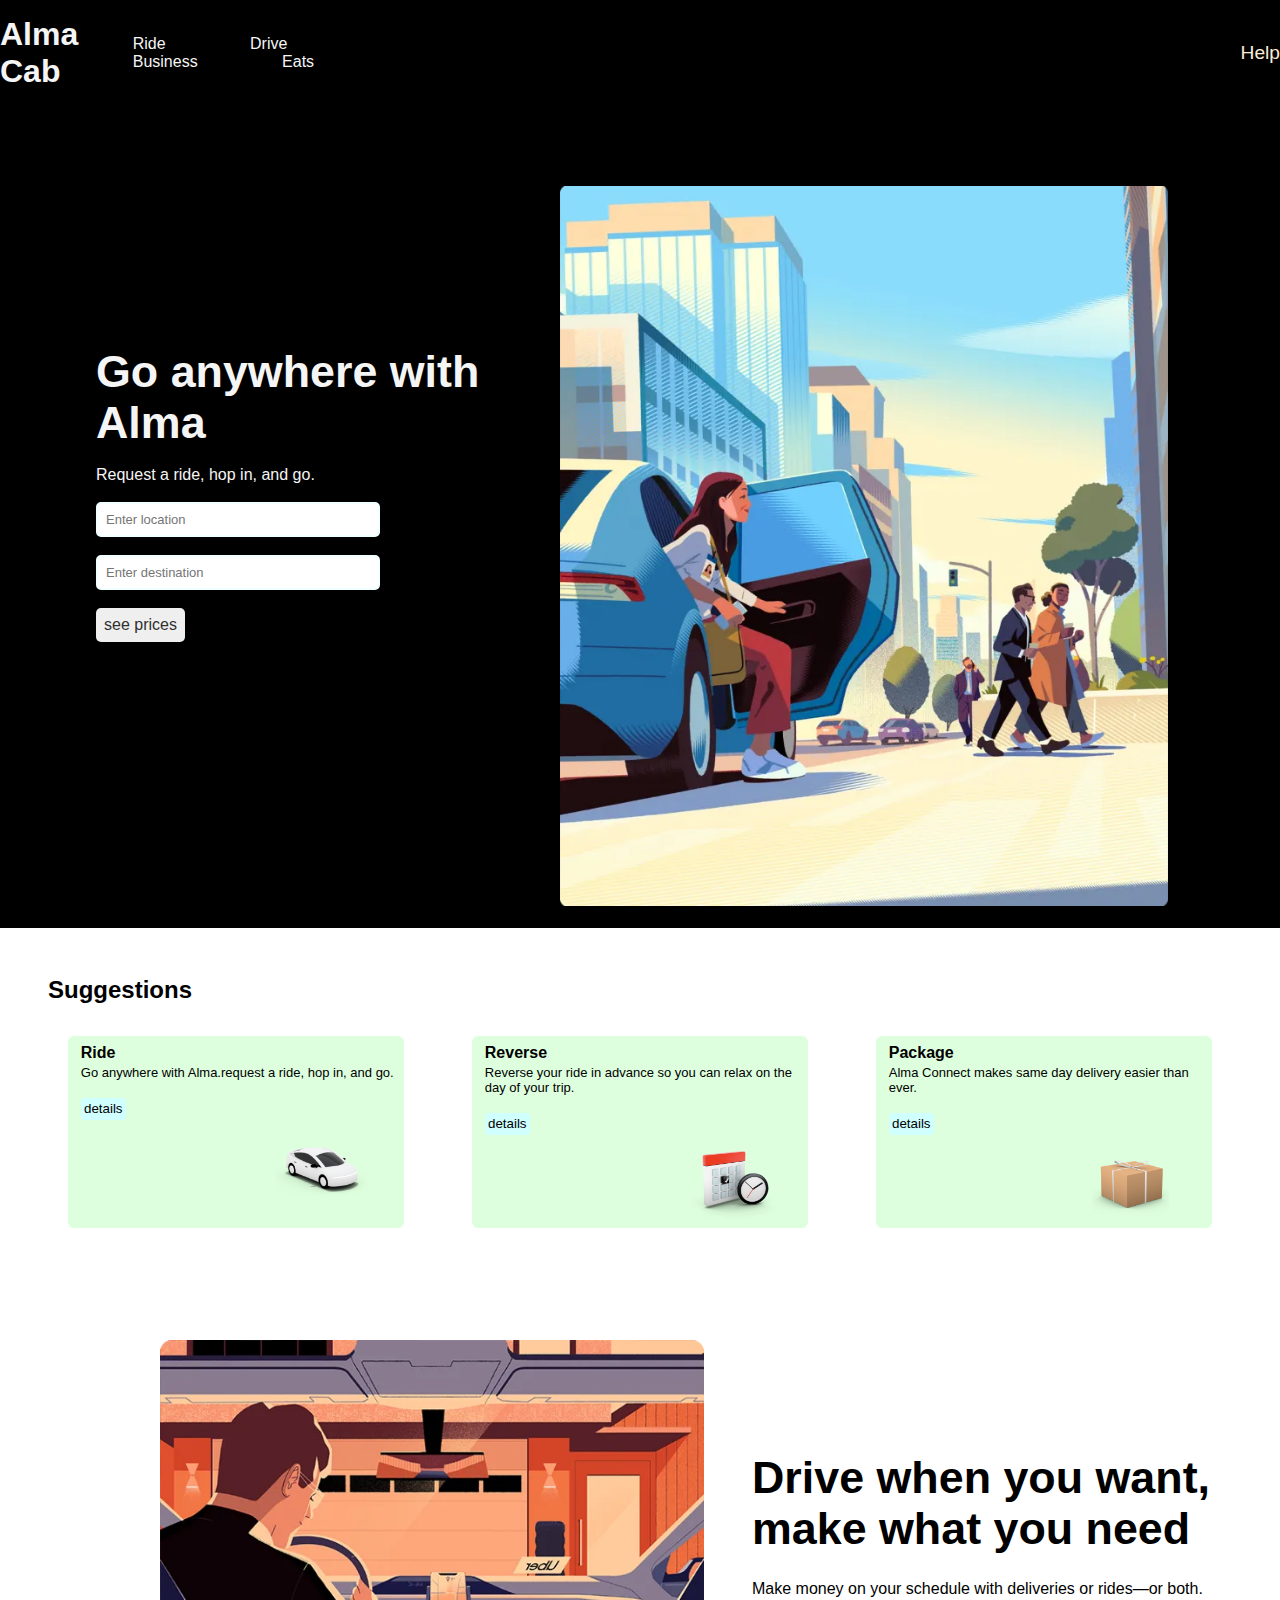
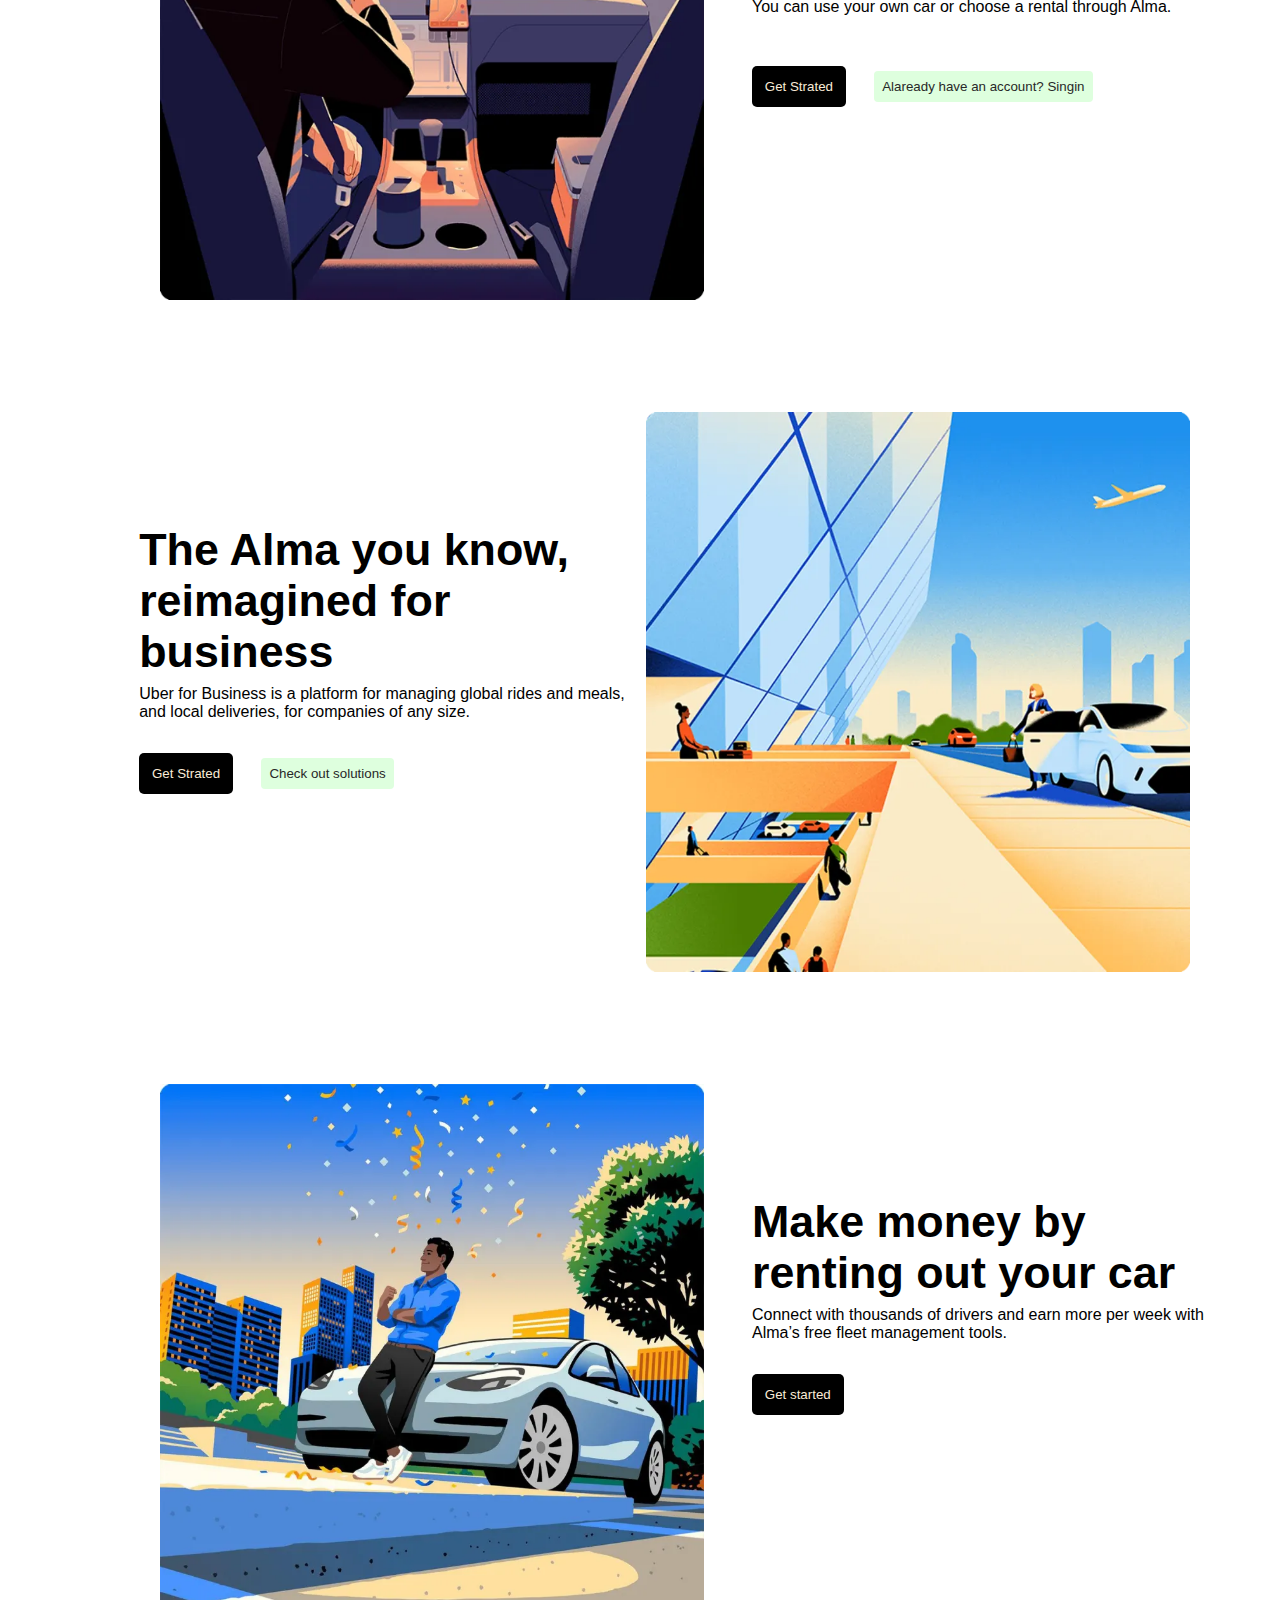
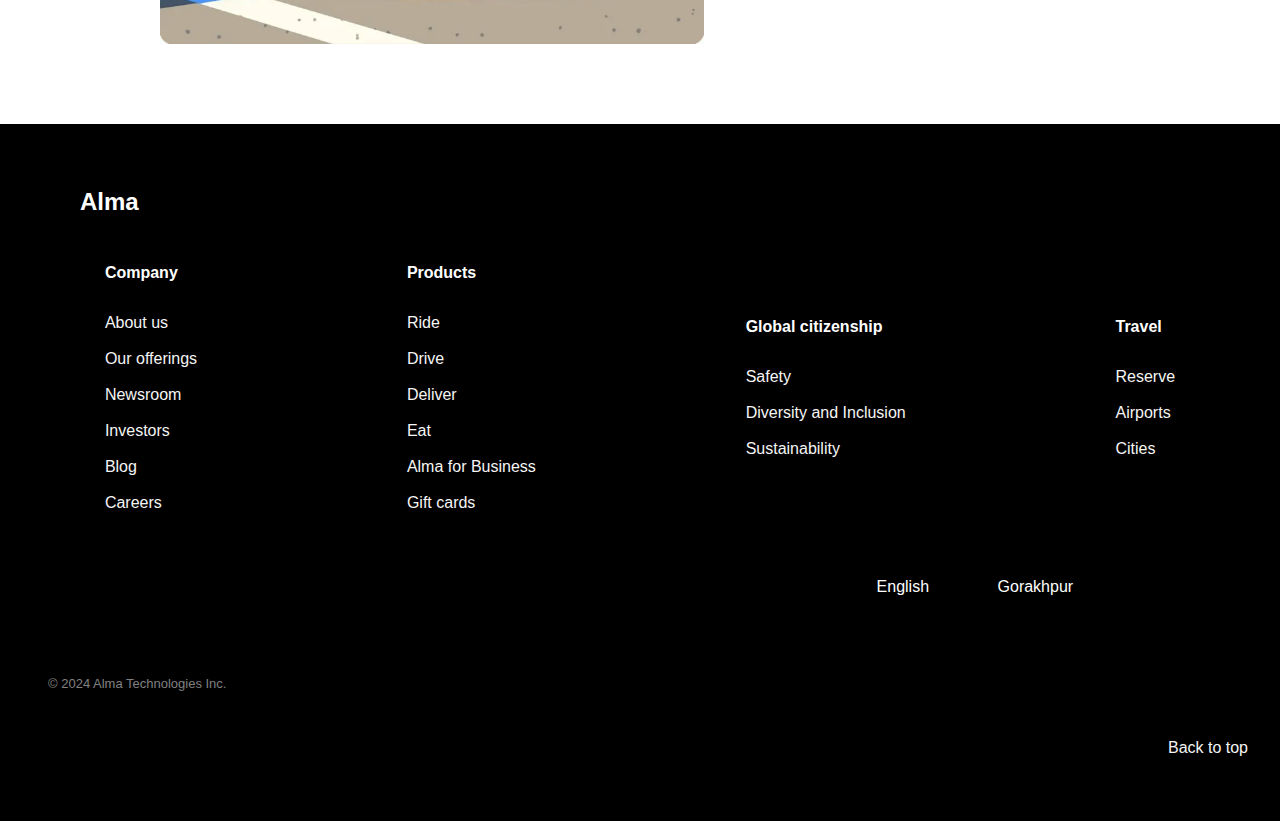
<file: index.html>
<!DOCTYPE html>
<html lang="en">
<head>
    <meta charset="UTF-8">
    <meta name="viewport" content="width=device-width, initial-scale=1.0">
    <title>Alma Cab</title>
    <link rel ="stylesheet" href="style.css">
    <link rel="stylesheet" href="https://cdnjs.cloudflare.com/ajax/libs/font-awesome/6.6.0/css/all.min.css" integrity="sha512-Kc323vGBEqzTmouAECnVceyQqyqdsSiqLQISBL29aUW4U/M7pSPA/gEUZQqv1cwx4OnYxTxve5UMg5GT6L4JJg==" crossorigin="anonymous" referrerpolicy="no-referrer" />
</head>
<body>
    <div class="complete">
    <header>
        <div class="navbar">
        <div class="heading">    
            <h1>Alma Cab</h1>
        </div>
        <div class="nav">
            <div class="main">
               <a href="ride.html">Ride</a>
               <a href="drive.html">Drive</a>
               <a href="business.html">Business</a> 
               <a href="eats.html">Eats</a> 
            </div>
               <div class="sub">
                <a href=""><i class="fa-solid fa-circle-user"></i></a>
                <a href="help.html">Help</a>
               </div>      
        </div>
    </div>
    <div class="content">
        <div class="page">
            <div class="items">
            <h2>Go anywhere with Alma</h2><br>
            <span>Request a ride, hop in, and go.</span><br><br>
            <input tpye="text" placeholder="Enter location"><br><br>
            <input tpye="text" placeholder="Enter destination"><br><br>
            <button>see prices</button>
            </div>
        </div>
        <div class="image">
           <img src="ride.png">
        </div>
    </div>
    </header>
</div>
<div class="container">
    <h2>Suggestions</h2>
    <div class="boxes">
    <div class="box1 box">
        <h4>Ride</h4>
        <p>Go anywhere with Alma.request a ride, hop in, and go.</p><br>
        <button>details</button>
        <img src="car.png">
    </div>
    <div class="box2 box">
        <h4>Reverse</h4>
        <p>Reverse your ride in advance so you can relax on the day of your trip.</p><br>
        <button>details</button>
        <img src="reverse.png">
    </div>
    <div class="box3 box">
        <h4>Package</h4>
        <p>Alma Connect makes same day delivery easier than ever.</p><br>
        <button>details</button>
        <img src="pacakge.png">
    </div>
    </div>
</div>
<div class="content-1">
    <div class="image-1">
        <img src="earner.png">
    </div>
    <div class="page-1">
        <div class="items-1">
            <h2>Drive when you want, make what you need</h2><br>
            <p>Make money on your schedule with deliveries or rides—or both. You can use your own car or choose a rental through Alma.</p><br>
            <a href="drive.html"><button class="btn-1">Get Strated</button></a>
            <button class="btn-2">Alaready have an account? Singin</button>
        </div>
    </div>
</div>
<div class ="content-2">
    <div class="page-2">
        <div class="items-2">
            <h2>The Alma you know, reimagined for business</h2>
            <p>Uber for Business is a platform for managing global rides and meals, and local deliveries, for companies of any size.</p>
            <a href="business.html"><button class="btn-1">Get Strated</button></a>
            <button class="btn-2">Check out solutions</button>
        </div>
    </div>
    <div class="image-2">
        <img src="square.png">
    </div>
</div>
<div class="content-1">
    <div class="image-1">
        <img src="management.png">
    </div>
    <div class="page-1">
        <div class="items-1">
            <h2>Make money by renting out your car</h2>
            <p>Connect with thousands of drivers and earn more per week with Alma’s free fleet management tools.</p>
            <a href="rentals.html"><button class="btn-1">Get started</button></a>
        </div>
    </div>
</div>
<footer>
    <div class="info">
        <h2>Alma</h2>
        <div class="details">
          <div class="del-1">
            <h4>Company</h4>
                <a href="">About us</a><br><br>
                <a href="">Our offerings</a><br><br>
                <a href="">Newsroom</a><br><br>
                <a href="">Investors</a><br><br>
                <a href="">Blog</a><br><br>
                <a href="">Careers</a><br><br>
         </div>
         <div class="del-2">
            <h4>Products</h4>
                <a href="">Ride</a><br><br>
                <a href="">Drive</a><br><br>
                <a href="">Deliver</a><br><br>
                <a href="">Eat</a><br><br>
                <a href="">Alma for Business</a><br><br>
                <a href="">Gift cards</a><br><br>
        </div> 
        <div class="del-3">
            <h4>Global citizenship</h4>
                <a href="">Safety</a><br><br>
                <a href="">Diversity and Inclusion</a><br><br>
                <a href="">Sustainability</a><br><br>
        </div> 
        <div class="del-4">
            <h4>Travel</h4>
                <a href="">Reserve</a><br><br>
                <a href="">Airports</a><br><br>
                <a href="">Cities</a><br><br>
        </div> 
      </div>
      <div class="icons">
        <div class="social-media">
        <a href=""><i class="fa-brands fa-facebook"></i></a>
        <a href=""><i class="fa-brands fa-twitter"></i></a>
        <a href=""><i class="fa-brands fa-youtube"></i></a>
        <a href=""><i class="fa-brands fa-linkedin"></i></a>
        <a href=""><i class="fa-brands fa-instagram"></i></a>
      </div>
      <div class="imp">
        <a href=""><i class="fa-solid fa-globe"></i>  English</a>
        <a href=""><i class="fa-solid fa-location-pin"></i> Gorakhpur</a>
      </div>
      </div>
      <div class="sentence">
        <p>© 2024 Alma Technologies Inc.</p>
    </div>
    <div class="back">
        <a href="">Back to top  <i class="fa-solid fa-arrow-turn-up"></i></a>
      </div>
    </div>
</footer>
<script src ="index.js"></script>
</body>
</html>
</file>
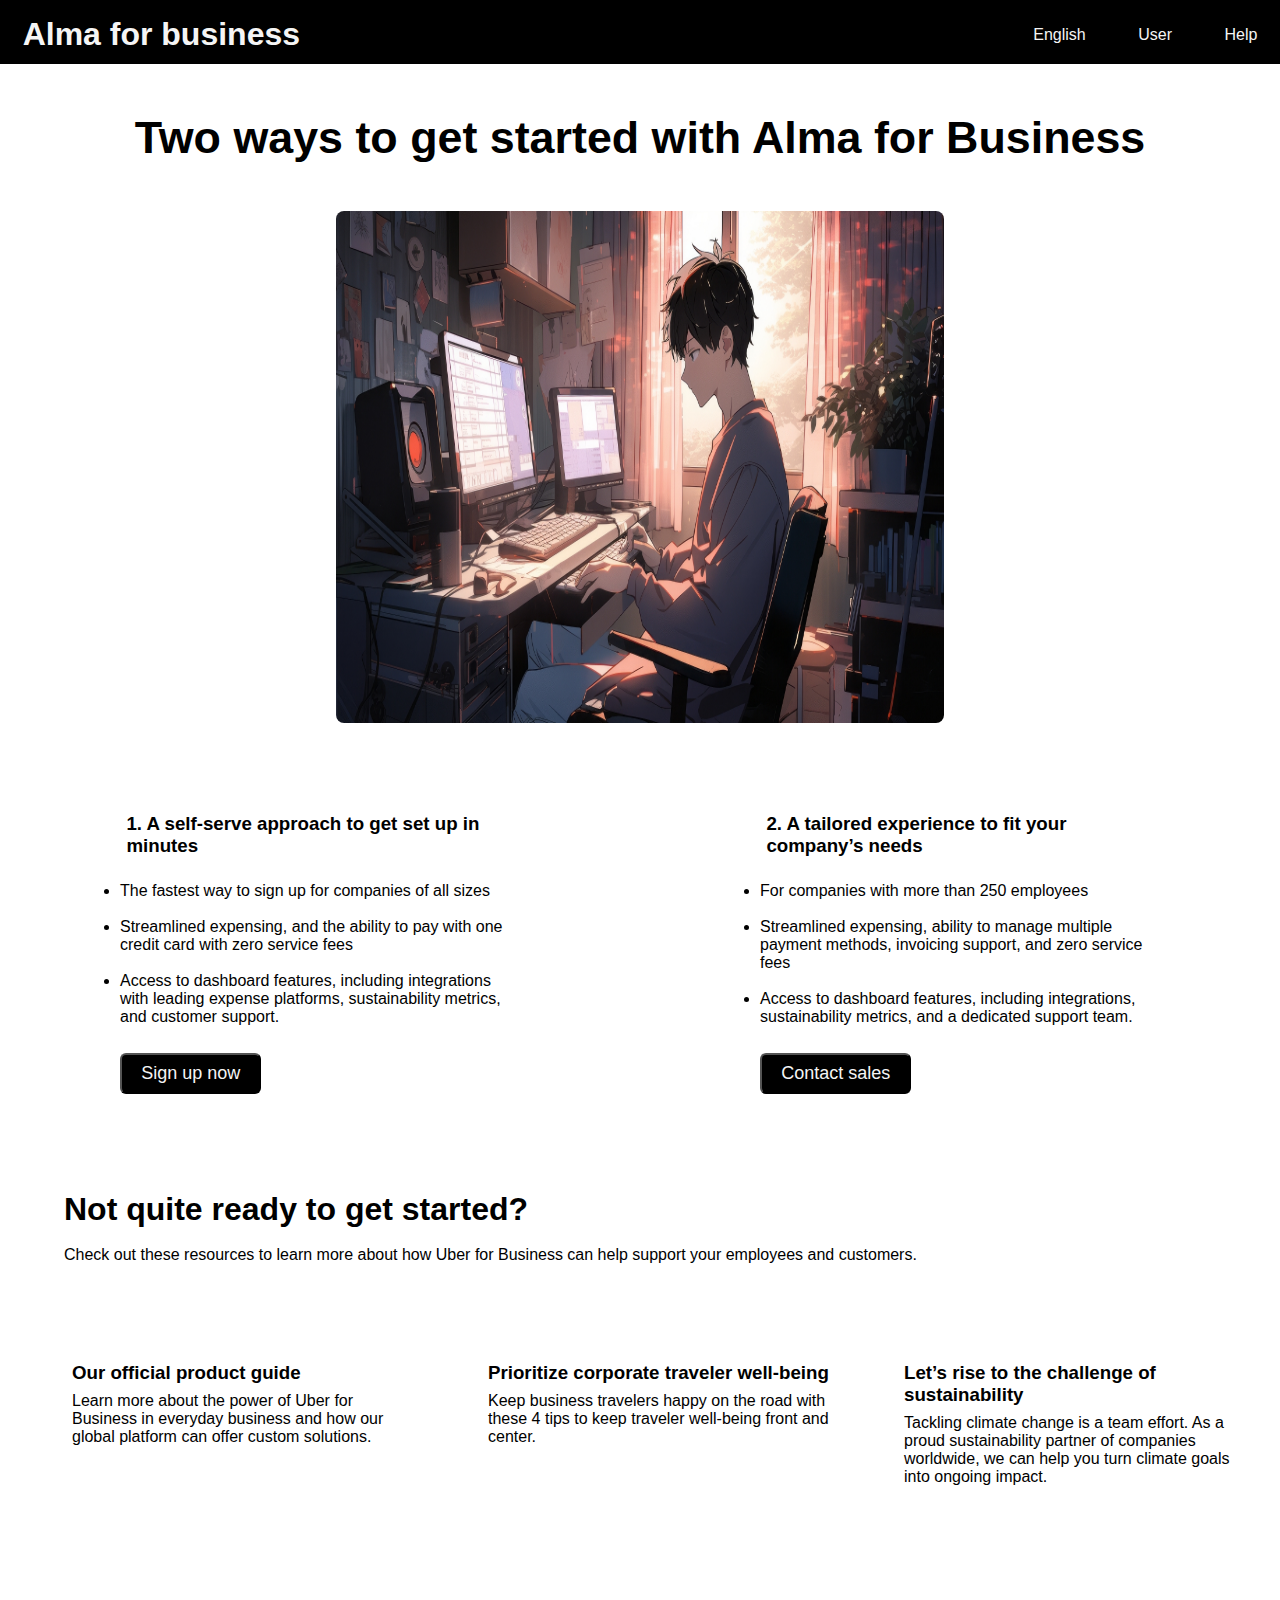
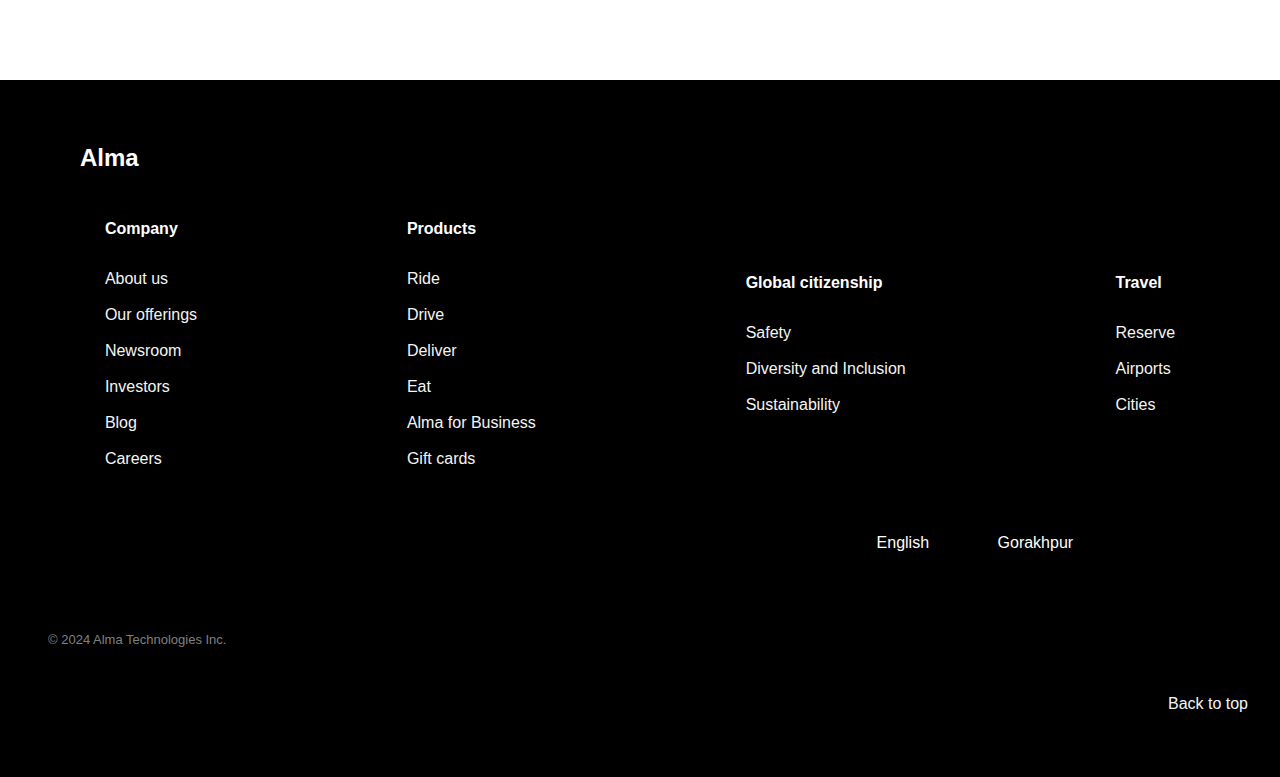
<file: business.html>
<!DOCTYPE html>
<html lang="en">
<head>
    <meta charset="UTF-8">
    <meta name="viewport" content="width=device-width, initial-scale=1.0">
    <title>Business</title>
    <link rel="stylesheet" href="style.css">
    <link rel="stylesheet" href="https://cdnjs.cloudflare.com/ajax/libs/font-awesome/6.6.0/css/all.min.css" integrity="sha512-Kc323vGBEqzTmouAECnVceyQqyqdsSiqLQISBL29aUW4U/M7pSPA/gEUZQqv1cwx4OnYxTxve5UMg5GT6L4JJg==" crossorigin="anonymous" referrerpolicy="no-referrer" />
</head>
<body>
    <div class="complete-4">
        <header>
            <div class="navbar-4">
            <div class="heading-4">    
                <h1>Alma for business</h1>
            </div>
                <div class="sub-4">
                     <a href=""><i class="fa-solid fa-globe"></i>  English</a>
                     <a href=""><i class="fa-solid fa-circle-user"></i> User</a>
                     <a href="help.html">Help</a>
                </div>      
            </div>
        </div>
        <div class="way">
            <center>
            <h1>Two ways to get started with Alma for Business</h1>
            </center>
            <div class="way-img">
                <img src="comp-user.png">
            </div>
        </div>
        <div class="need-to">
            <div class="to-1">
                <h3>1. A self-serve approach to get set up in minutes</h3><br>
                <ul>
                    <li>The fastest way to sign up for companies of all sizes</li><br>
                    <li>Streamlined expensing, and the ability to pay with one credit card with zero service fees</li><br>
                    <li>Access to dashboard features, including integrations with leading expense platforms, sustainability metrics, and customer support.</li>
                </ul>
                <button>Sign up now</button>
            </div>
            <div class="to-2">
                <h3>2. A tailored experience to fit your company’s needs</h3><br>
                <ul>
                    <li>For companies with more than 250 employees</li><br>
                    <li>Streamlined expensing, ability to manage multiple payment methods, invoicing support, and zero service fees</li><br>
                    <li>Access to dashboard features, including integrations, sustainability metrics, and a dedicated support team.</li>
                </ul>
                <button>Contact sales</button>
            </div>
            </div>
            <div class="ready">
                <h1>Not quite ready to get started?</h1><br>
                <p>Check out these resources to learn more about how Uber for Business can help support your employees and customers.</p>
                </div>
            <div class="ready-to">
                <div class="re-1">
                    <i class="fa-solid fa-book-open"></i><br>
                    <h3>Our official product guide</h3>
                    <p>Learn more about the power of Uber for Business in everyday business and how our global platform can offer custom solutions.</p>
                </div>
                <div class="re-2">
                    <i class="fa-solid fa-road"></i><br>
                    <h3>Prioritize corporate traveler well-being</h3>
                    <p>Keep business travelers happy on the road with these 4 tips to keep traveler well-being front and center.</p>
                </div>
                <div class="re-3">
                    <i class="fa-solid fa-leaf"></i><br>
                    <h3>Let’s rise to the challenge of sustainability</h3>
                    <p>Tackling climate change is a team effort. As a proud sustainability partner of companies worldwide, we can help you turn climate goals into ongoing impact.</p>
                </div>
            </div>
            <footer>
                <div class="info">
                    <h2>Alma</h2>
                    <div class="details">
                      <div class="del-1">
                        <h4>Company</h4>
                            <a href="">About us</a><br><br>
                            <a href="">Our offerings</a><br><br>
                            <a href="">Newsroom</a><br><br>
                            <a href="">Investors</a><br><br>
                            <a href="">Blog</a><br><br>
                            <a href="">Careers</a><br><br>
                     </div>
                     <div class="del-2">
                        <h4>Products</h4>
                            <a href="">Ride</a><br><br>
                            <a href="">Drive</a><br><br>
                            <a href="">Deliver</a><br><br>
                            <a href="">Eat</a><br><br>
                            <a href="">Alma for Business</a><br><br>
                            <a href="">Gift cards</a><br><br>
                    </div> 
                    <div class="del-3">
                        <h4>Global citizenship</h4>
                            <a href="">Safety</a><br><br>
                            <a href="">Diversity and Inclusion</a><br><br>
                            <a href="">Sustainability</a><br><br>
                    </div> 
                    <div class="del-4">
                        <h4>Travel</h4>
                            <a href="">Reserve</a><br><br>
                            <a href="">Airports</a><br><br>
                            <a href="">Cities</a><br><br>
                    </div> 
                  </div>
                  <div class="icons">
                    <div class="social-media">
                    <a href=""><i class="fa-brands fa-facebook"></i></a>
                    <a href=""><i class="fa-brands fa-twitter"></i></a>
                    <a href=""><i class="fa-brands fa-youtube"></i></a>
                    <a href=""><i class="fa-brands fa-linkedin"></i></a>
                    <a href=""><i class="fa-brands fa-instagram"></i></a>
                  </div>
                  <div class="imp">
                    <a href=""><i class="fa-solid fa-globe"></i>  English</a>
                    <a href=""><i class="fa-solid fa-location-pin"></i> Gorakhpur</a>
                  </div>
                  </div>
                  <div class="sentence">
                    <p>© 2024 Alma Technologies Inc.</p>
                </div>
                <div class="back">
                    <a href="">Back to top  <i class="fa-solid fa-arrow-turn-up"></i></a>
                  </div>
                </div>
            </footer>
        <script src="index.js"></script>
</body>
</html>
</file>
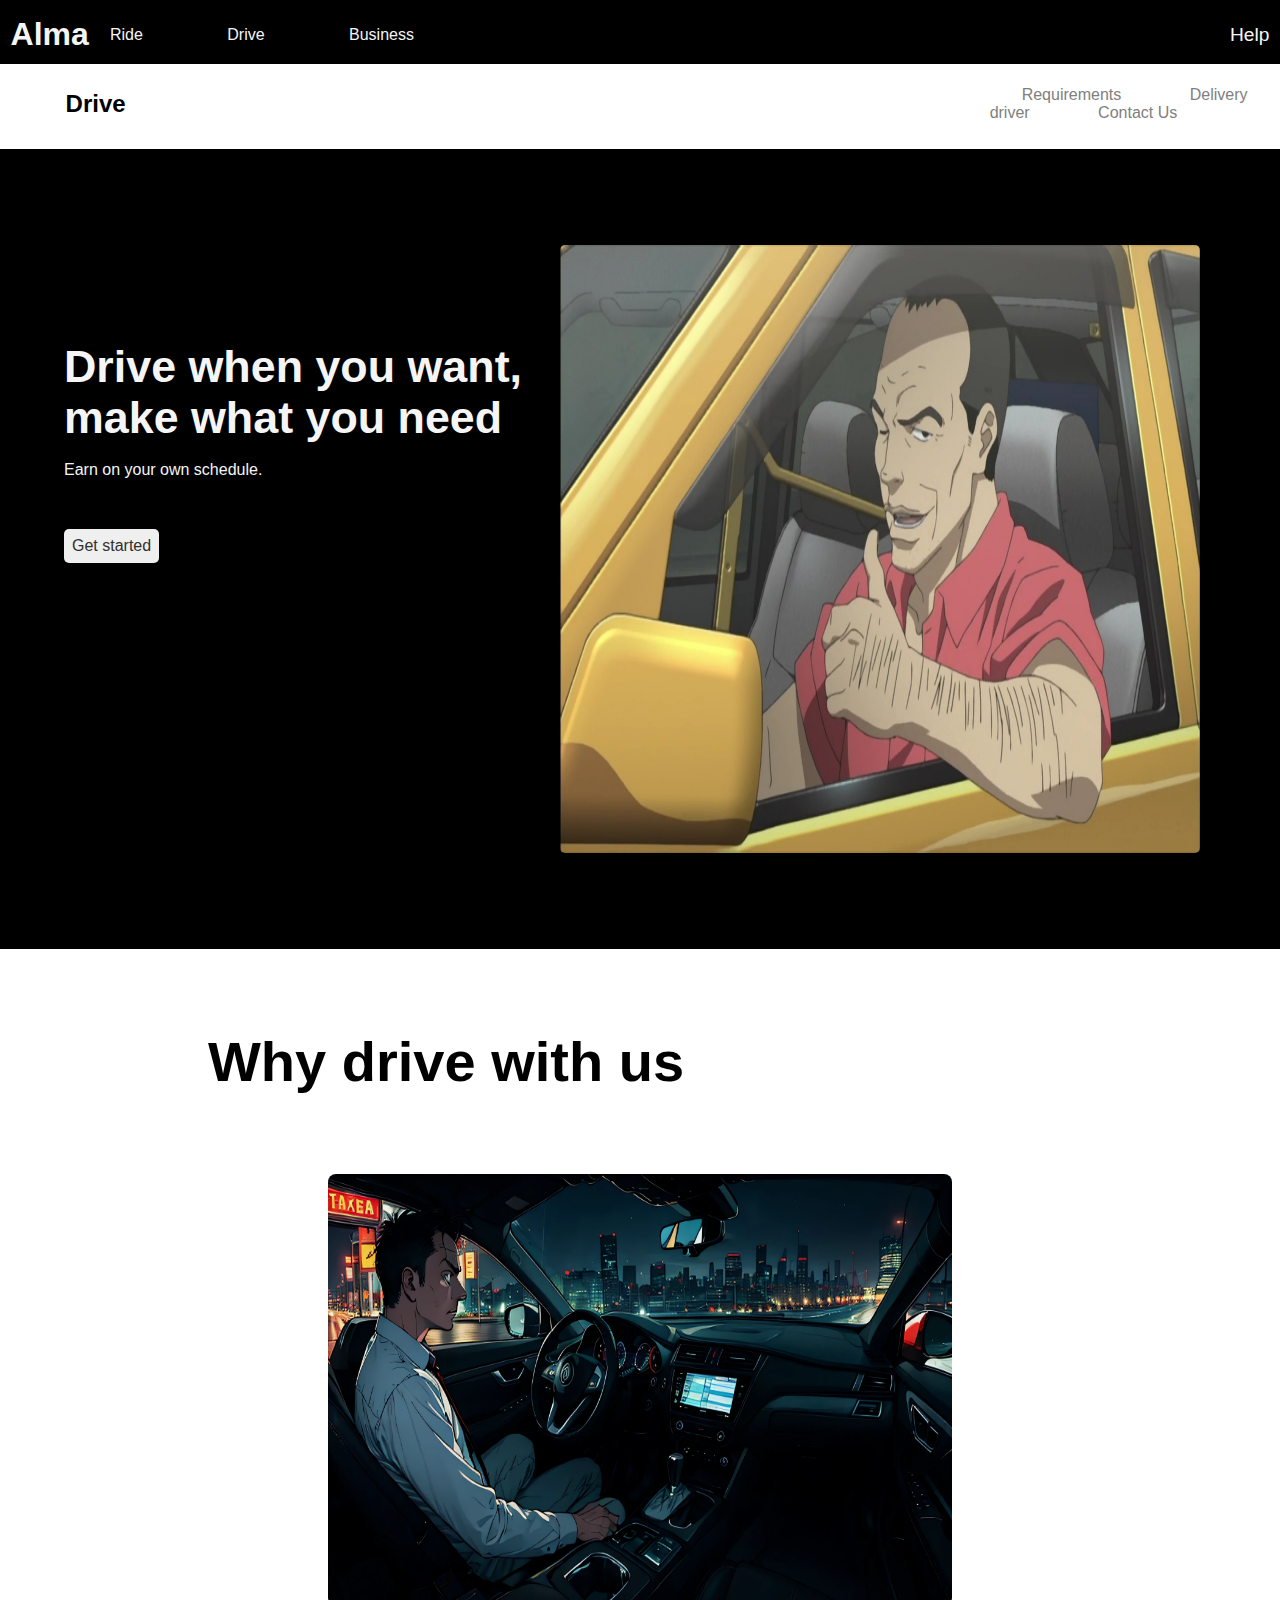
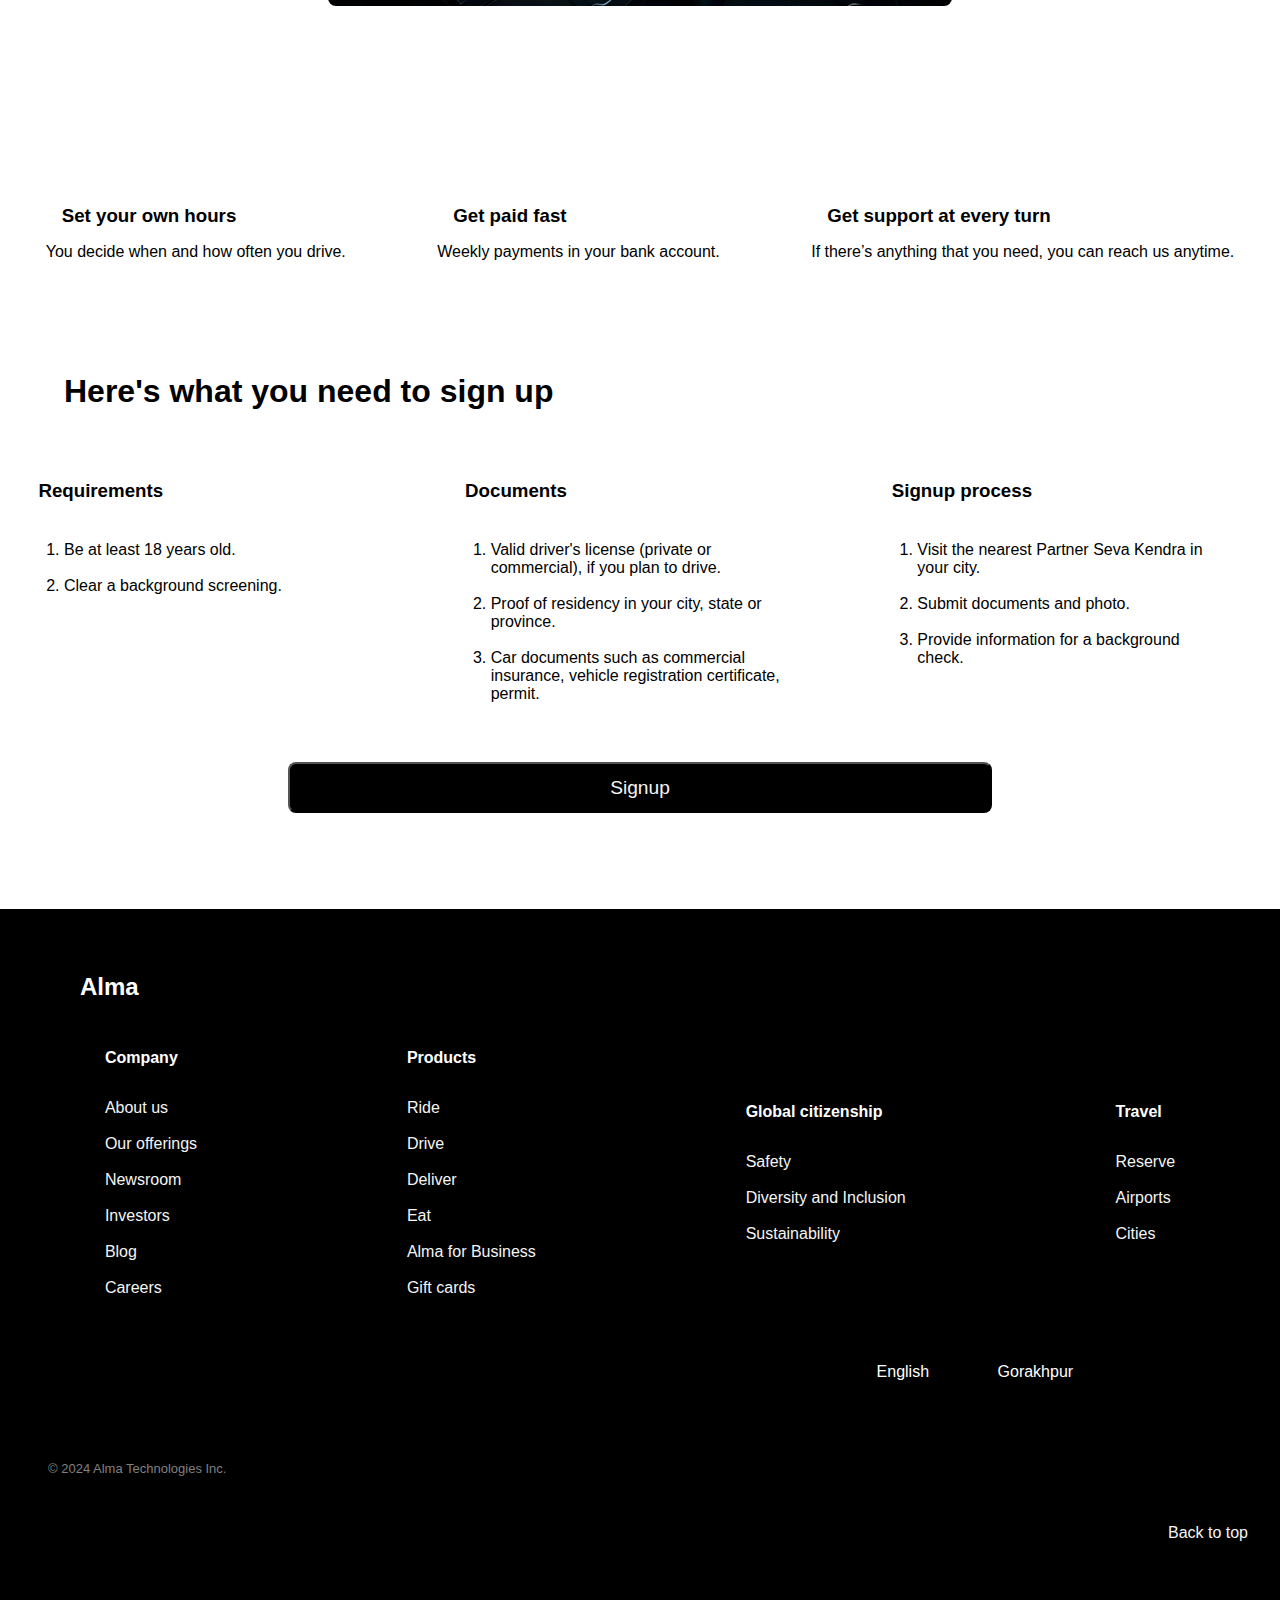
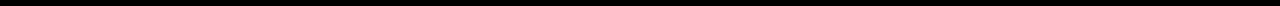
<file: drive.html>
<!DOCTYPE html>
<html lang="en">
<head>
    <meta charset="UTF-8">
    <meta name="viewport" content="width=device-width, initial-scale=1.0">
    <title>drive</title>
    <link rel="stylesheet" href="style.css">
    <link rel="stylesheet" href="https://cdnjs.cloudflare.com/ajax/libs/font-awesome/6.6.0/css/all.min.css" integrity="sha512-Kc323vGBEqzTmouAECnVceyQqyqdsSiqLQISBL29aUW4U/M7pSPA/gEUZQqv1cwx4OnYxTxve5UMg5GT6L4JJg==" crossorigin="anonymous" referrerpolicy="no-referrer" />
</head>
<body>
    <div class="complete-3">
        <header>
            <div class="navbar-3">
            <div class="heading-3">    
                <h1>Alma</h1>
            </div>
            <div class="nav-3">
                <div class="main-3">
                    <a href="ride.html">Ride</a>
                    <a href="drive.html">Drive</a>
                    <a href="business.html">Business</a> 
                </div>
                   <div class="sub-3">
                       <a href=""><i class="fa-solid fa-circle-user"></i></a>
                       <a href="help.html">Help</a>
                   </div>      
            </div>
        </div>
    </div>
    <div class="drive">
        <div class="dri">
        <h2>Drive</h2>
        <div class="ve">
        <a href="">Requirements</a>
        <a href="">Delivery driver</a>
        <a href="">Contact Us</a>
        </div>
        </div>
    </div>
</header>
<div class="content-4">
        <div class="page-4">
            <div class="items-4">
            <h2>Drive when you want, make what you need</h2><br>
            <span>Earn on your own schedule.</span><br><br>
            <button>Get started</button>
            </div>
        </div>
        <div class="image-4">
           <img src="cab.png">
        </div>
    </div>
    <div class="logo">
        <h1>Why drive with us</h1>
        <center>
        <div class="cab-image">
            <img src="cab-1.png">
        </div>
        </center>
        </div>
        <div class="set">
            <div class="s-box">
                <i class="fa-solid fa-clock"></i>
                <h3>Set your own hours</h3>
                <p>You decide when and how often you drive.</p>
            </div>
            <div class="s-box">
                <i class="fa-solid fa-money-bill"></i>
                <h3>Get paid fast</h3>
                <p>Weekly payments in your bank account.</p>
            </div>
            <div class="s-box">
                <i class="fa-solid fa-envelope"></i>
                <h3>Get support at every turn</h3>
                <p>If there’s anything that you need, you can reach us anytime.</p>
            </div>
        </div>
        <div class="need">
            <h1>Here's what you need to sign up</h1>
            </div>
        <div class="need-to">
            <div class="to-1">
                <h3>Requirements</h3>
                <ol>
                    <li>Be at least 18 years old.</li><br>
                    <li>Clear a background screening.</li>
                </ol>
            </div>
            <div class="to-2">
                <h3>Documents</h3>
                <ol>
                    <li>Valid driver's license (private or commercial), if you plan to drive.</li><br>
                    <li>Proof of residency in your city, state or province.</li><br>
                    <li>Car documents such as commercial insurance, vehicle registration certificate, permit.</li>
                </ol>
            </div>
            <div class="to-3">
                <h3>Signup process</h3>
                <ol>
                    <li>Visit the nearest Partner Seva Kendra in your city.</li><br>
                    <li>Submit documents and photo.</li><br>
                    <li>Provide information for a background check.</li>
                </ol>
            </div>
        </div>
        <center>
        <div class="signup">
            <button>Signup</button>
        </div>
        </center>
        <footer>
            <div class="info">
                <h2>Alma</h2>
                <div class="details">
                  <div class="del-1">
                    <h4>Company</h4>
                        <a href="">About us</a><br><br>
                        <a href="">Our offerings</a><br><br>
                        <a href="">Newsroom</a><br><br>
                        <a href="">Investors</a><br><br>
                        <a href="">Blog</a><br><br>
                        <a href="">Careers</a><br><br>
                 </div>
                 <div class="del-2">
                    <h4>Products</h4>
                        <a href="">Ride</a><br><br>
                        <a href="">Drive</a><br><br>
                        <a href="">Deliver</a><br><br>
                        <a href="">Eat</a><br><br>
                        <a href="">Alma for Business</a><br><br>
                        <a href="">Gift cards</a><br><br>
                </div> 
                <div class="del-3">
                    <h4>Global citizenship</h4>
                        <a href="">Safety</a><br><br>
                        <a href="">Diversity and Inclusion</a><br><br>
                        <a href="">Sustainability</a><br><br>
                </div> 
                <div class="del-4">
                    <h4>Travel</h4>
                        <a href="">Reserve</a><br><br>
                        <a href="">Airports</a><br><br>
                        <a href="">Cities</a><br><br>
                </div> 
              </div>
              <div class="icons">
                <div class="social-media">
                <a href=""><i class="fa-brands fa-facebook"></i></a>
                <a href=""><i class="fa-brands fa-twitter"></i></a>
                <a href=""><i class="fa-brands fa-youtube"></i></a>
                <a href=""><i class="fa-brands fa-linkedin"></i></a>
                <a href=""><i class="fa-brands fa-instagram"></i></a>
              </div>
              <div class="imp">
                <a href=""><i class="fa-solid fa-globe"></i>  English</a>
                <a href=""><i class="fa-solid fa-location-pin"></i> Gorakhpur</a>
              </div>
              </div>
              <div class="sentence">
                <p>© 2024 Alma Technologies Inc.</p>
            </div>
            <div class="back">
                <a href="">Back to top  <i class="fa-solid fa-arrow-turn-up"></i></a>
              </div>
            </div>
        </footer>
<script src ="index.js"></script>    
</body>
</html>
</file>
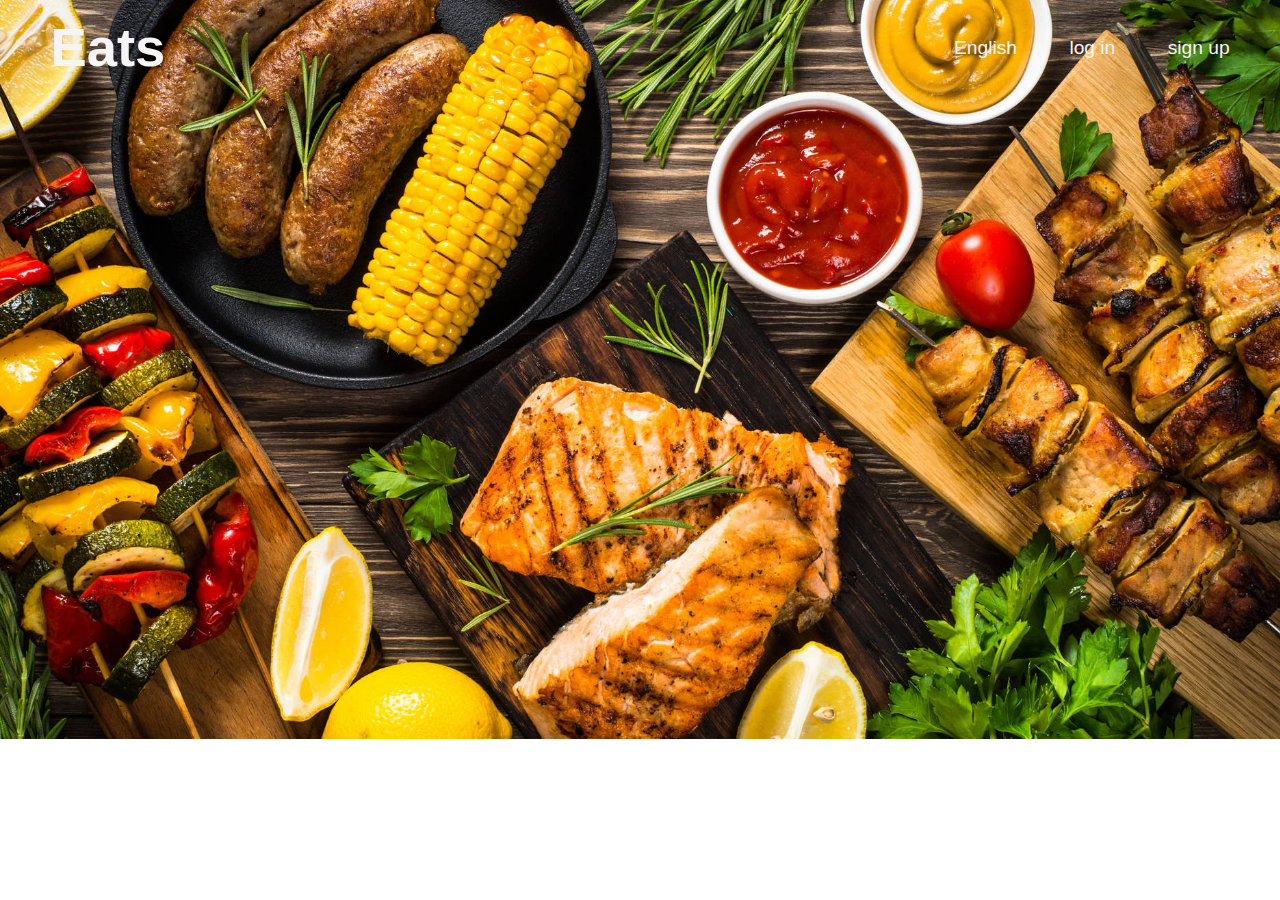
<file: eats.html>
<!DOCTYPE html>
<html lang="en">
<head>
    <meta charset="UTF-8">
    <meta name="viewport" content="width=device-width, initial-scale=1.0">
    <title>eats</title>
    <link rel="stylesheet" href="style.css">
    <link rel="stylesheet" href="https://cdnjs.cloudflare.com/ajax/libs/font-awesome/6.6.0/css/all.min.css" integrity="sha512-Kc323vGBEqzTmouAECnVceyQqyqdsSiqLQISBL29aUW4U/M7pSPA/gEUZQqv1cwx4OnYxTxve5UMg5GT6L4JJg==" crossorigin="anonymous" referrerpolicy="no-referrer" />
</head>
<body>
    <div class="eats">
        <div class="complete-5">
        <header>
            <div class="navbar-5">
            <div class="heading-5">    
                <h1>Eats</h1>
            </div>
                <div class="sub-5">
                     <a href=""><i class="fa-solid fa-globe"></i>  English</a>
                     <a href=""><i class="fa-solid fa-circle-user"></i> log in</a>
                     <a href="">sign up</a>
                </div>      
            </div>
        </div>
    </div>
    <script src="index.html"></script>
</body>
</html>
</file>
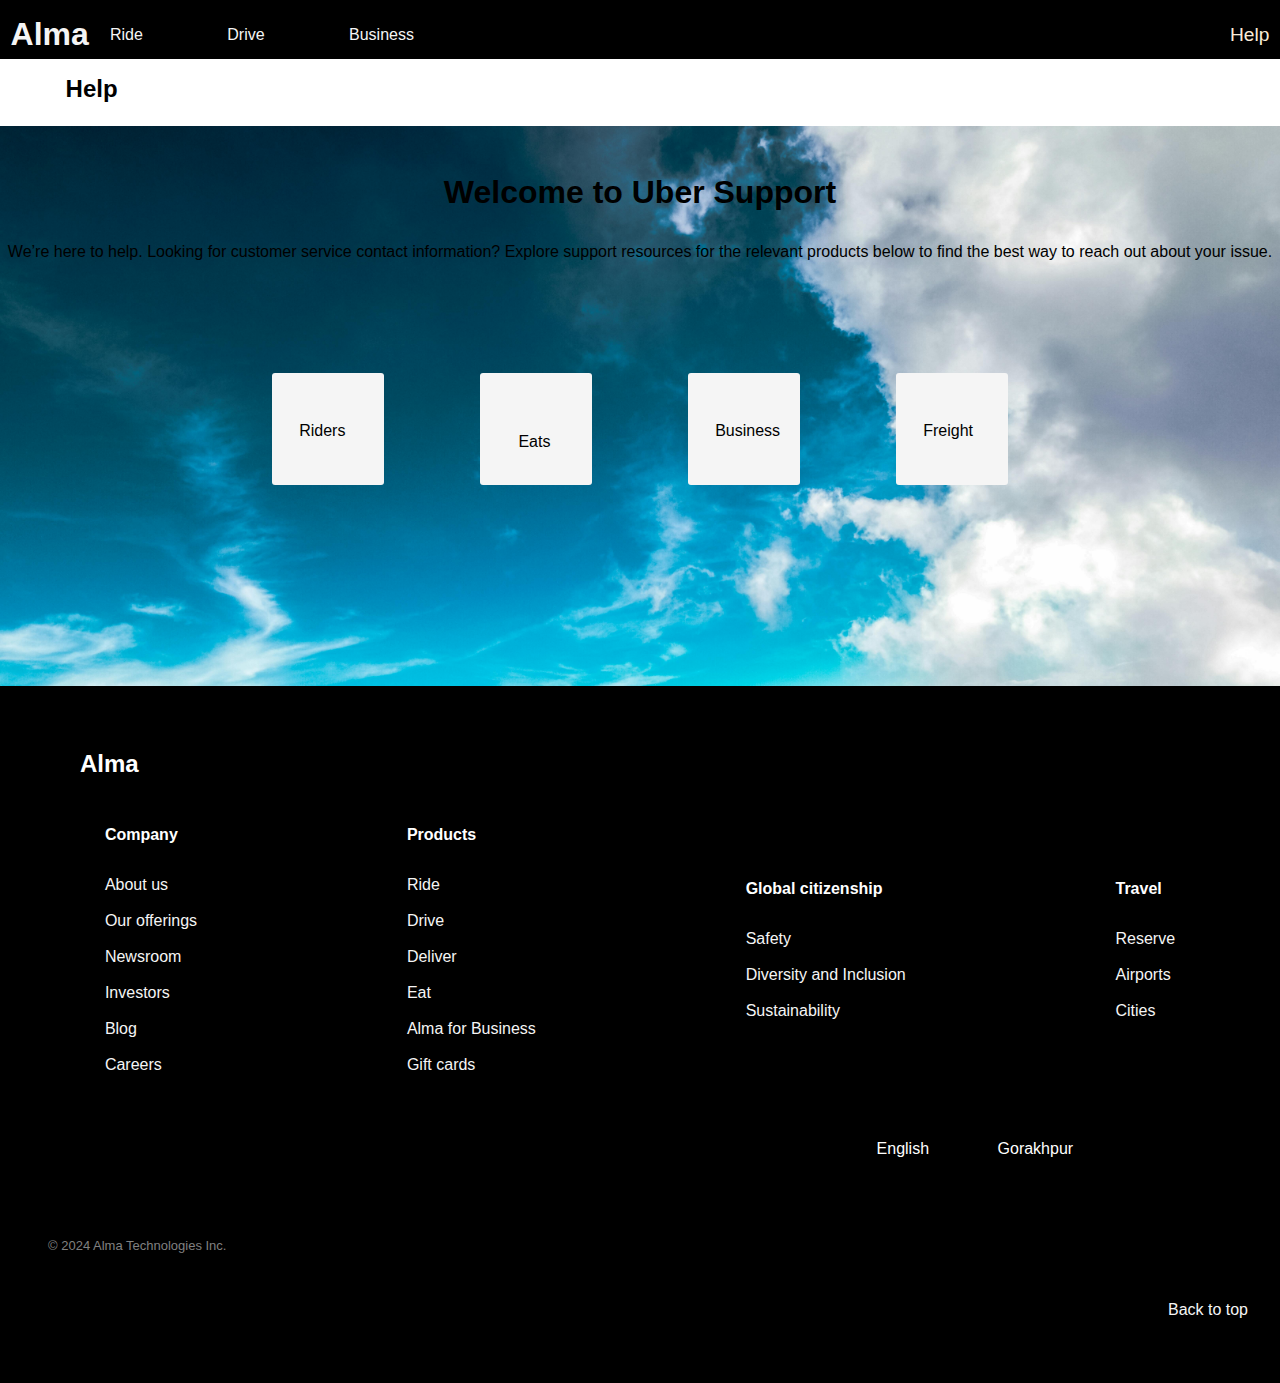
<file: help.html>
<!DOCTYPE html>
<html lang="en">
<head>
    <meta charset="UTF-8">
    <meta name="viewport" content="width=device-width, initial-scale=1.0">
    <title>help</title>
    <link rel="stylesheet" href="style.css">
    <link rel="stylesheet" href="https://cdnjs.cloudflare.com/ajax/libs/font-awesome/6.6.0/css/all.min.css" integrity="sha512-Kc323vGBEqzTmouAECnVceyQqyqdsSiqLQISBL29aUW4U/M7pSPA/gEUZQqv1cwx4OnYxTxve5UMg5GT6L4JJg==" crossorigin="anonymous" referrerpolicy="no-referrer" />
</head>
<body>
    <div class="complete-1">
        <header>
            <div class="navbar">
            <div class="heading">    
                <h1>Alma</h1>
            </div>
            <div class="nav">
                <div class="main">
                    <a href="ride.html">Ride</a>
                    <a href="drive.html">Drive</a>
                    <a href="">Business</a> 
                </div>
                   <div class="sub">
                       <a href=""><i class="fa-solid fa-circle-user"></i></a>
                       <a href="">Help</a>
                   </div>      
            </div>
        </div>
        <div class="help">
            <h2>Help</h2>
        </div>
        <div class="b-img">
            <div class="m-heading">
                <h1>Welcome to Uber Support</h1>
                <p>We’re here to help. Looking for customer service contact information? Explore support resources for the relevant products below to find the best way to reach out about your issue.</p>
            </div>
            <div class="collection">
            <div class="l-box">
            <div class="l-box-1">
                    <a href="ride.html"><i class="fa-solid fa-car"></i></a><br>
                <p>Riders</p>
            </div>
            <div class="l-box-2 ">
                <a href=""><i class="fa-solid fa-utensils"></i></a><br>
                <p>Eats</p>
            </div>
            <div class="l-box-3 ">    
                <a href="business.html"><i class="fa-solid fa-business-time"></i></a><br>
                <p>Business</p>
            </div>    
            <div class="l-box-4 ">    
                <a href=""><i class="fa-solid fa-truck-front"></i></a><br>
                <p>Freight</p>
            </div>
            </div>
            </div>
        </div>
        <footer>
            <div class="info-1">
                <h2>Alma</h2>
                <div class="details">
                  <div class="del-1">
                    <h4>Company</h4>
                        <a href="">About us</a><br><br>
                        <a href="">Our offerings</a><br><br>
                        <a href="">Newsroom</a><br><br>
                        <a href="">Investors</a><br><br>
                        <a href="">Blog</a><br><br>
                        <a href="">Careers</a><br><br>
                 </div>
                 <div class="del-2">
                    <h4>Products</h4>
                        <a href="">Ride</a><br><br>
                        <a href="">Drive</a><br><br>
                        <a href="">Deliver</a><br><br>
                        <a href="">Eat</a><br><br>
                        <a href="">Alma for Business</a><br><br>
                        <a href="">Gift cards</a><br><br>
                </div> 
                <div class="del-3">
                    <h4>Global citizenship</h4>
                        <a href="">Safety</a><br><br>
                        <a href="">Diversity and Inclusion</a><br><br>
                        <a href="">Sustainability</a><br><br>
                </div> 
                <div class="del-4">
                    <h4>Travel</h4>
                        <a href="">Reserve</a><br><br>
                        <a href="">Airports</a><br><br>
                        <a href="">Cities</a><br><br>
                </div> 
              </div>
              <div class="icons">
                <div class="social-media">
                <a href=""><i class="fa-brands fa-facebook"></i></a>
                <a href=""><i class="fa-brands fa-twitter"></i></a>
                <a href=""><i class="fa-brands fa-youtube"></i></a>
                <a href=""><i class="fa-brands fa-linkedin"></i></a>
                <a href=""><i class="fa-brands fa-instagram"></i></a>
              </div>
              <div class="imp">
                <a href=""><i class="fa-solid fa-globe"></i>  English</a>
                <a href=""><i class="fa-solid fa-location-pin"></i> Gorakhpur</a>
              </div>
              </div>
              <div class="sentence">
                <p>© 2024 Alma Technologies Inc.</p>
            </div>
            <div class="back">
                <a href="">Back to top  <i class="fa-solid fa-arrow-turn-up"></i></a>
              </div>
            </div>
        </footer>
        <script src ="index.js"></script>        
</body>
</html>
</file>
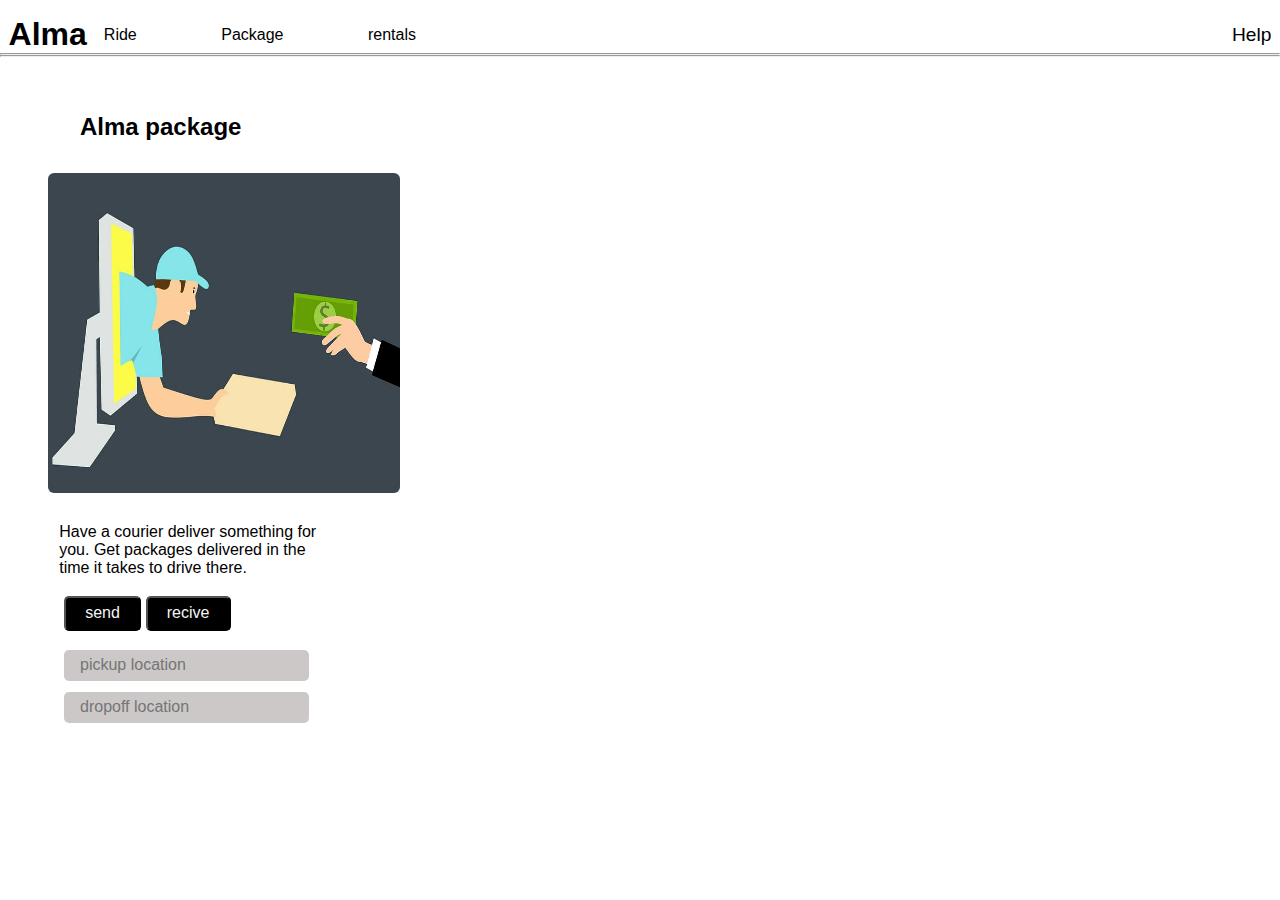
<file: package.html>
<!DOCTYPE html>
<html lang="en">
<head>
    <meta charset="UTF-8">
    <meta name="viewport" content="width=device-width, initial-scale=1.0">
    <title>Package</title>
    <link rel="stylesheet" href="style.css">
    <link rel="stylesheet" href="https://cdnjs.cloudflare.com/ajax/libs/font-awesome/6.6.0/css/all.min.css" integrity="sha512-Kc323vGBEqzTmouAECnVceyQqyqdsSiqLQISBL29aUW4U/M7pSPA/gEUZQqv1cwx4OnYxTxve5UMg5GT6L4JJg==" crossorigin="anonymous" referrerpolicy="no-referrer" />
</head>
<body>
    <div class="complete-2">
        <header>
            <div class="navbar-2">
            <div class="heading-2">    
                <h1>Alma</h1>
            </div>
            <div class="nav-2">
                <div class="main-2">
                   <a href="ride.html">Ride</a>
                   <a href="package.html">Package</a>
                   <a href="rentals.html">rentals</a> 
                </div>
                   <div class="sub-2">
                    <a href=""><i class="fa-solid fa-circle-user"></i></a>
                    <a href="help.html">Help</a>
                   </div>      
            </div>
        </div>
    <hr><hr>
    <div class="al-pack">
          <div class="pack-1">
            <h2>Alma package</h2>
            <img src="pack.png">
            <p>Have a courier deliver something for <br>you. Get packages delivered in the <br>time it takes to drive there.</p>
          </div>
          <div class="pck-btn">
             <button id="t-1">send</button>
             <button id="t-2">recive</button>
          </div>
          <div class="pck-in">
            <input id="in-1" type="text" placeholder="pickup location"><br>
            <input id="in-2" type="text" placeholder="dropoff location">
          </div>
          <div class="map-img"></div>
    </div>
    <script src="index.js"></script>
</body>
</html>
</file>
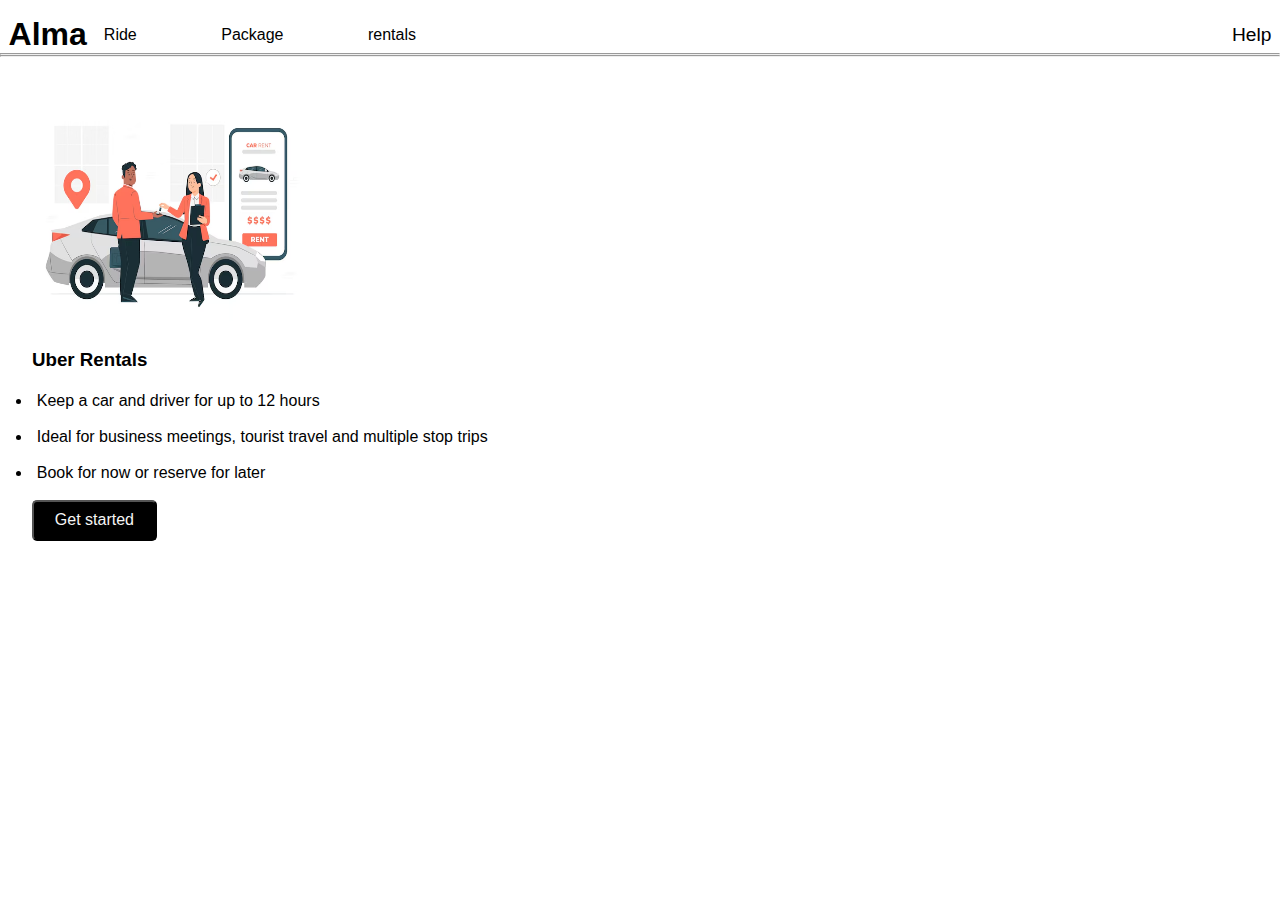
<file: rentals.html>
<!DOCTYPE html>
<html lang="en">
<head>
    <meta charset="UTF-8">
    <meta name="viewport" content="width=device-width, initial-scale=1.0">
    <title>rentals</title>
    <link rel="stylesheet" href="style.css">
    <link rel="stylesheet" href="https://cdnjs.cloudflare.com/ajax/libs/font-awesome/6.6.0/css/all.min.css" integrity="sha512-Kc323vGBEqzTmouAECnVceyQqyqdsSiqLQISBL29aUW4U/M7pSPA/gEUZQqv1cwx4OnYxTxve5UMg5GT6L4JJg==" crossorigin="anonymous" referrerpolicy="no-referrer" />
</head>
<body>
    <div class="complete-2">
        <header>
            <div class="navbar-2">
            <div class="heading-2">    
                <h1>Alma</h1>
            </div>
            <div class="nav-2">
                <div class="main-2">
                   <a href="ride.html">Ride</a>
                   <a href="package.html">Package</a>
                   <a href="">rentals</a> 
                </div>
                   <div class="sub-2">
                    <a href=""><i class="fa-solid fa-circle-user"></i></a>
                    <a href="help.html">Help</a>
                   </div>      
            </div>
        </div>
    <hr><hr>
    <div class="rental">
        <img src="car-rental.png">
        <h3>Uber Rentals</h3>
        <ul>
            <li>Keep a car and driver for up to 12 hours</li><br>
            <li>Ideal for business meetings, tourist travel and multiple stop trips</li><br>   
            <li>Book for now or reserve for later</li><br>
        </ul>
        <a href="ride.html"><button>Get started</button></a>
    </div>
    <div class="map-img"></div>
<script src="index.js"></script>  
</body>
</html>
</file>
<file: style.css>
*{
    margin: 0;
    padding: 0;
}

body{
    font-family:Arial, Helvetica, sans-serif;
}
.complete{
    background-color: black;
    height: 58rem;
}
.navbar{
    display: flex;
    align-items: center;
    justify-content: space-around;
    /*background-color: cadetblue;*/
    color: whitesmoke;
    font-family:Arial, Helvetica, sans-serif;
    padding-top:1rem ;
}
.heading{
     text-align: start;
}

.nav{
    display: flex;
    align-items: center;
    justify-content: space-around;
}

.main a{
    padding-right:5rem;
    color: whitesmoke;
    text-decoration: none;
}

.sub{
    margin-left: 40rem;
    align-items: center;
}
.sub a{
    padding-left: 3rem;
    color: antiquewhite;
    text-decoration: none;
    font-size: 1.2rem;
}
.content{
    display: flex;
    justify-content: space-between;
}

.page{
    height: 35rem;
    width: 36rem;
    margin-top:7rem ;
    margin-left: 4rem;
}

.items{
    padding-left: 2rem;
    padding-top: 9rem;
    color: whitesmoke;
}
.items h2{
    font-size:2.8rem;
}
.items input{
    font-size: small;
    padding-top: 0.5rem;
    padding-bottom: 0.5rem;
    padding-left: 0.5rem;
    width: 8rem;
    padding-right: 9rem;
    border-radius: 5px;
    border: 2px solid azure;
}

.items button{
    padding: 0.5rem;
    border-radius: 5px;
    border: none;
    font-size: medium;
    color:#303030 ;
}
.items button:hover{
    opacity: 0.8;
}

.image{
    height: 35rem;
    width: 38rem;
    margin-top:6rem ;
    margin-right: 7rem;
}

.image img{
    height: 45rem;
    width: 38rem;
}

.container{
    margin-top: 3rem;
}
.container h2{
    margin-left: 2em;
}
.boxes{
    display: flex;
    align-items: center;
    justify-content: space-evenly;
}

.box{
    margin-top: 2rem;
    height:12rem;
    width: 21rem;
    background-color:#deffde;
    align-items: center;
    border-radius: 6px;
}

.box h4{
    padding-left: 0.8rem;
    padding-top: 0.5rem;
    padding-bottom: 0.2rem;
}
.box p{
    padding-left: 0.8rem; 
    font-size: small;
}

.box button{
    margin-left: 0.8rem;
    padding: 0.2rem;
    border-radius: 4px;
    border:none;
    background-color:#cfffff;
}

.box button:hover{
    opacity: 0.8;
}
.box img{
    padding-left: 13rem;
    height: 6rem;
    width: 6rem;
}

.content-1{
    display: flex;
    justify-content: space-between;
}

.page-1{
    height: 35rem;
    width: 36rem;
    margin-top:7rem ;
    margin-left: 1rem;
    margin-right: 3rem;
    /*background-color: aquamarine;*/
}

.items-1{
    padding-left: 2rem;
    padding-top: 7rem;
    color: black;
}

.items-1 h2{
    font-size:2.8rem;
}


.items-1 p{
    padding-top: 0.5rem;
    padding-right: 0.2rem;
}
.btn-1{
    margin-top: 2rem;
    padding: 0.8rem;
    margin-right:1.5rem ;
    border-radius: 5px;
    border: none;
    color:antiquewhite;
    background-color: black;
}
.btn-1:hover{
    opacity: 0.8;
}

.btn-2{
    padding: 0.5rem;
    border: none;
    border-radius: 4px;
    color: #282828;
    background-color:#deffde ;
}

.btn-2:hover{
    text-decoration: underline;
    opacity: 0.9;
}

.image-1{
    height: 35rem;
    width: 38rem;
    margin-top:7rem ;
    margin-left:10rem;
}

.image-1 img{
    height: 35rem;
    width: 34rem;
}

.content-2{
    display: flex;
    justify-content: space-between;
}

.page-2{
    height: 35rem;
    width: 36rem;
    margin-top:7rem ;
    margin-left: 4.7rem;
    margin-right: 1rem;
    /*background-color: aquamarine;*/
}

.items-2{
    padding-left: 4rem;
    padding-top: 7rem;
    color: black;
}

.items-2 h2{
    font-size:2.8rem;
}

.items-2 p{
    padding-top: 0.5rem;
    padding-right: 0.2rem;
}

.image-2{
    height: 35rem;
    width: 38rem;
    margin-top:7rem ;
    margin-right:3rem;
}

.image-2 img{
    height: 35rem;
    width: 34rem;
}

.info{
    margin-top: 5rem;
    background-color: black;
    color: white;
}

.info h2{
    padding-left: 5rem;
    padding-top: 4rem;
}

.details{
    display: flex;
    align-items: center;
    justify-content: space-around;
    padding-top: 3rem;
}

.del-1 h4{
    padding-bottom: 2rem;
}

.del-2 h4{
    padding-bottom: 2rem;
}

.del-3 h4{
    padding-bottom: 2rem;
}

.del-4 h4{
    padding-bottom: 2rem;
}

.del-1 a{
     text-decoration: none;
     color: whitesmoke;
}

.del-1 a:hover{
    opacity: 0.6;
}

.del-2 a{
    text-decoration: none;
    color: whitesmoke;
}

.del-2 a:hover{
    opacity: 0.6;
}


.del-3 a{
    text-decoration: none;
    color: whitesmoke;
}

.del-3 a:hover{
    opacity: 0.6;
}


.del-4 a{
    text-decoration: none;
    color: whitesmoke;
}

.del-4 a:hover{
    opacity: 0.6;
}

.icons{
    margin-top: 3rem;
    display: flex;
    align-items: center;
    justify-content: space-around;
    padding-bottom: 3rem;
}


.social-media a{
    padding: 2rem;
    color: whitesmoke;
}
.social-media a:hover{
    opacity: 0.6;
}

.imp a{
    padding: 2rem;
    text-decoration: none;
    color: white;
}

.imp a:hover{
    opacity: 0.6;
}

.sentence{
    display: flex;
    align-items: center;
    padding-top: 2rem;
    padding-bottom: 2rem;
    padding-left: 3rem;
}
.sentence p{
    font-size: small;
    color:grey;
}

.back{
    text-align: right;
    margin-right: 2rem;
    padding-bottom: 4rem;
    padding-top: 1rem;
}
.back a{
    text-decoration: none;
    color: whitesmoke;
}

.back a:hover{
    opacity: 0.7;
}

/*********help*********/

.complete-1{
    background-color: black;
    height: 3.7rem;
}
.help{
    margin-top: 1.4rem;
    margin-left: 4.1rem;
    margin-bottom: 1.4rem;
}
.b-img{
    height:35rem;
    width:100%;
    background-image:url("sky.jpg") ;
    background-size: cover;
}
.m-heading{
    padding-top: 3rem;
}

.m-heading h1{
    text-align: center;
}
.m-heading p{
    text-align: center;
    padding-top: 2rem;
    text-wrap: pretty;
}

.collection{
    margin-top: 4rem;
    display: flex;
    align-items: center;
    justify-content: space-evenly;
}

.l-box{
    display: flex;
    
    justify-content: space-between;
}

.l-box-1{
    height: 7rem;
    width: 7rem;
    background-color: whitesmoke;
    margin: 3rem;
    border-radius: 3px;
}
.l-box-1 i{
    padding-top: 1.3rem;
    padding-left: 2.7rem;
    color: black;
    font-size: larger;
}
.l-box-1 p{
    padding: 1.7rem;
}


.l-box-2{
    height: 7rem;
    width: 7rem;
    background-color: whitesmoke;
    margin: 3rem;
    border-radius: 3px;
}

.l-box-2 i{
    padding-top: 1.3rem;
    padding-left: 2.7rem;
    color: black;
    font-size: larger;
}
.l-box-2 p{
    padding: 2.4rem;
}

.l-box-3{
    height: 7rem;
    width: 7rem;
    background-color: whitesmoke;
    margin: 3rem;
    border-radius: 3px;
}
.l-box-3 i{
    padding-top: 1.3rem;
    padding-left: 2.7rem;
    color: black;
    font-size: larger;
}
.l-box-3 p{
    padding: 1.7rem;
}


.l-box-4{
    height: 7rem;
    width: 7rem;
    background-color: whitesmoke;
    margin: 3rem;
    border-radius: 3px;
}

.l-box-4 i{
    padding-top: 1.3rem;
    padding-left: 2.7rem;
    color: black;
    font-size: larger;
}
.l-box-4 p{
    padding: 1.7rem;
}

.info-1{
    background-color: black;
    color: white;
}
.info-1 h2{
    padding-left: 5rem;
    padding-top: 4rem;
}


/************ride***********/

.complete-2{
    height: 4rem;
}

.navbar-2{
    display: flex;
    align-items: center;
    justify-content: space-around;
    /*background-color: cadetblue;*/
    color: black;
    font-family:Arial, Helvetica, sans-serif;
    padding-top:1rem ;
}
.heading-2{
    text-align: start;
}

.nav-2{
   display: flex;
   align-items: center;
   justify-content: space-around;
}

.main-2 a{
    padding-right:5rem;
    color: black;
    text-decoration: none;
}

.sub-2{
    margin-left: 40rem;
}
.sub-2 a{
    padding-left: 3rem;
    color:black;
    text-decoration: none;
    font-size: 1.2rem;
}


.content-3{
    display: flex;
    justify-content: space-between;
}

.page-3{
    background-image:url("road-car.png") ;
    background-size: cover;
    height: 25rem;
    width: 29rem;
    margin-top:3rem ;
    margin-left: 4rem;
    border: 2px solid rgb(204, 198, 198);
    border-radius: 5px;
}

.items-3{
    padding-left: 2rem;
    padding-top: 4rem;
    color:whitesmoke;
}
.items-3 h2{
    font-size:2.8rem;
}
.items-3 input{
    font-size: small;
    padding-top: 0.5rem;
    padding-bottom: 0.5rem;
    padding-left: 0.5rem;
    width: 8rem;
    padding-right: 9rem;
    border-radius: 5px;
    border: 2px solid gray;
}

.items-3 button{
    padding: 0.5rem;
    border-radius: 5px;
    border-color: gray;
    font-size: medium;
    color:#303030 ;
}
.items-3 button:hover{
    opacity: 0.8;
}




/**************drive***************/

.complete-3{
    background-color:black;
    height: 4rem;
}
.navbar-3{
    display: flex;
    align-items: center;
    justify-content: space-around;
    /*background-color: cadetblue;*/
    color:whitesmoke;
    font-family:Arial, Helvetica, sans-serif;
    padding-top:1rem ;
}
.heading-3{
    text-align: start;
}

.nav-3{
    display: flex;
    align-items: center;
    justify-content: space-around;
 }
 .main-3 a{
    padding-right:5rem;
    color:whitesmoke;
    text-decoration: none;
}

.sub-3{
    margin-left: 40rem;
}
.sub-3 a{
    padding-left: 3rem;
    color:whitesmoke;
    text-decoration: none;
    font-size: 1.2rem;
}

.drive{
    padding-top: 1.4rem;
    padding-left: 4.1rem;
    padding-bottom: 1.4rem;
    height:2.5rem;
    background-color:white;
}
.dri{
    display: flex;
    align-items: center;
    justify-content: space-around;
}
.ve {
    margin-left: 54rem;
}
.ve a{
    color:grey;
    text-decoration: none;
    padding: 2rem;
}
.ve a:hover{
    opacity: 0.7;
}
.dri h2{
    text-align: start;
}
.content-4{
    display: flex;
    justify-content: space-between;
    background-color: black;
    height: 50rem;
}

.page-4{
    height: 35rem;
    width: 36rem;
    margin-top:3rem ;
    margin-left: 2rem;
}

.items-4{
    padding-left: 2rem;
    padding-top: 9rem;
    color:whitesmoke;
}
.items-4 h2{
    font-size:2.8rem;
}
.items-4 button{
    margin-top: 2rem;
    padding: 0.5rem;
    border-radius: 5px;
    border: none;
    font-size: medium;
    color:#303030 ;
}
.items-4 button:hover{
    opacity: 0.8;
}
.image-4{
    height: 35rem;
    width: 38rem;
    margin-top:6rem ;
    margin-right: 7rem;
}

.image-4 img{
    height: 38rem;
    width: 40rem;
    border-radius: 5px;
}

.logo{
    margin-top: 5rem;
}

.logo h1{
    padding-left: 13rem;
    font-size: 3.5rem;
}

.cab-image{
    margin-top: 5rem;
}

.cab-image img{
    height: 27rem;
    width: 39rem;
    border-radius: 8px;
}

.set{
    display: flex;
    align-items: center;
    justify-content: space-around;
    margin-top: 8rem;
    margin-bottom: 7rem;
}

.s-box i{
    padding: 1rem;
    font-size: 2.8rem;
}

.s-box h3{
    padding: 1rem;
}

.need-to{
    display: flex;
    align-items: center;
    justify-content: space-around;
}
.need{
    margin: 2rem;
    margin-left: 4rem;
}

.to-1{
    height: 10rem;
    width: 25rem;
    margin: 2rem;
}
.to-2{
    height: 10rem;
    width: 25rem;
    margin: 2rem;
}
.to-3{
    height: 10rem;
    width: 25rem;
    margin: 2rem;
}

.to-1 h3{
    padding: 0.4rem;
}
.to-1 ol{
    padding: 2rem;
}
.to-2 h3{
    padding: 0.4rem;
}
.to-2 ol{
    padding: 2rem;
}
.to-3 h3{
    padding: 0.4rem;
}
.to-3 ol{
    padding: 2rem;
}

.signup{
    margin-top: 6rem;
    margin-bottom: 6rem;
}
.signup button{
    padding-left:20rem ;
    padding-right: 20rem;
    padding-top: 0.8rem;
    padding-bottom: 0.8rem;
    background-color: black;
    color:whitesmoke;
    font-size: larger;
    border-radius: 8px;
}

.signup button:hover{
    opacity: 0.7;
}


/******************business**************/

.complete-4{
    background-color:black;
    height: 4rem;
}
.navbar-4{
    display: flex;
    align-items: center;
    justify-content: space-around;
    /*background-color: cadetblue;*/
    color:whitesmoke;
    font-family:Arial, Helvetica, sans-serif;
    padding-top:1rem ;
}
.heading-4{
    text-align: start;
}

.sub-4{
    margin-left: 40rem;
}
.sub-4 a{
    padding-left: 3rem;
    color:whitesmoke;
    text-decoration: none;
    font-size: 1rem;
}

.way{
    margin-top: 3rem;
}
.way h1{
     align-items: center;
     padding-bottom: 3rem;
     font-size: 2.8rem;
}
.way-img{
    text-align: center;
}
.way-img img{
    height: 32rem;
    width: 38rem;
    border-radius: 8px;
    margin-bottom: 3rem;
}

.to-1 button{
    margin-top:1.7rem;
    margin-bottom: 3rem;
    padding-right: 1.2rem;
    padding-left: 1.2rem;
    padding-top: 0.5rem;
    padding-bottom: 0.5rem;
    font-size: large;
    background-color: black;
    color: whitesmoke;
    border-radius: 6px;
}

.to-1 button:hover{
    opacity: 0.7;
}

.to-2 button{
    margin-top:1.7rem;
    margin-bottom: 3rem;
    padding-right: 1.2rem;
    padding-left: 1.2rem;
    padding-top: 0.5rem;
    padding-bottom: 0.5rem;
    font-size: large;
    background-color: black;
    color: whitesmoke;
    border-radius: 6px;
}

.to-2 button:hover{
    opacity: 0.7;
}

.ready-to{
    display: flex;
    align-items: center;
    justify-content: space-between;
    padding-top: 3rem;
    padding-left: 2rem;
    padding-bottom: 4rem;
}

.ready{
    margin-top: 12rem;
    margin-left: 4rem;
}

.re-1{
    height: 10rem;
    width: 25rem;
    margin: 2rem;
}
.re-2{
    height: 10rem;
    width: 25rem;
    margin: 2rem;
}
.re-3{
    height: 10rem;
    width: 25rem;
    margin: 2rem;
}

.re-1 i{
    padding: 1rem;
}
.re-2 i{
    padding: 1rem;
}
.re-3 i{
    padding: 1rem;
}
.re-1 h3{
    padding-left: 0.5rem;
    padding-bottom: 0.5rem;
}
.re-2 h3{
    padding-left: 0.5rem;
    padding-bottom: 0.5rem;
}
.re-3 h3{
    padding-left: 0.5rem;
    padding-bottom: 0.5rem;
}

.re-1 p{
    padding-left: 0.5rem;
    padding-bottom: 0.5rem;
}
.re-2 p{
    padding-left: 0.5rem;
    padding-bottom: 0.5rem;
}
.re-3 p{
    padding-left: 0.5rem;
    padding-bottom: 0.5rem;
}

.al-pack{
    height: 42rem;
    width: 33rem;
    margin-top: 3.5rem;
    margin-left: 3rem;
}

.pack-1 h2{
    padding-bottom: 2rem;
    padding-left: 2rem;
}
.pack-1 img{
    height: 20rem;
    width:22rem;
    border-radius: 6px;
    margin-bottom: 1.6rem;
}
.pack-1 p{
    margin-left:0.7rem;
}

.pck-btn{
    margin-top: 1.2rem;
    margin-bottom: 1.2rem;
    margin-left: 1rem;
    justify-content: space-evenly;
}

#t-1{
    padding-left:1.2rem ;
    padding-right:1.2rem ;
    padding-top: 0.4rem;
    padding-bottom: 0.4rem;
    font-size: 1rem;
    border-radius: 5px;
    color: whitesmoke;
    background-color: black;
}

    
#t-2{
    padding-left:1.2rem ;
    padding-right:1.2rem ;
    padding-top: 0.4rem;
    padding-bottom: 0.4rem;
    font-size: 1rem;
    border-radius: 5px;
    color: whitesmoke;
    background-color: black;
}
    
.pck-in{
    margin-top: 1.2rem;
    margin-bottom: 1.2rem;
    margin-left: 1rem;
    justify-content: space-evenly;
}
#in-1{
    padding-left:1rem ;
    padding-right:1.4rem ;
    padding-top: 0.4rem;
    padding-bottom: 0.4rem;
    font-size: 1rem;
    border-radius: 5px;
    margin-bottom: 0.7rem;
    border:none;
    background-color: rgb(204, 200, 200);
}

#in-2{
    padding-left:1rem ;
    padding-right:1.4rem ;
    padding-top: 0.4rem;
    padding-bottom: 0.4rem;
    font-size: 1rem;
    border-radius: 5px;
    margin-bottom: 0.7rem;
    border: none;
    background-color: rgb(204, 200, 200);
}

.rental{
    margin-top: 3rem;
    margin-left: 2rem;
}
.rental img{
    height: 13.5rem;
    width: 17.5rem;
    padding-bottom: 1.5rem;
}
.rental h3{
    padding-bottom: 1.3rem;
}
.rental li{
     padding-left: 0.3rem
} 
.rental button{
    padding-left: 1.3rem;
    padding-right: 1.3rem;
    padding-top: 0.6rem;
    padding-bottom: 0.6rem;
    font-size: 1rem;
    color:whitesmoke;
    background-color: black;
    border-radius: 5px;
}
.rental button:hover{
    opacity: 0.7;
}

/**************eats**************/

.eats{
   background-image: url("food.png");
   background-size: cover;
   height: 46.2rem;
}

.complete-5{
    height: 4rem;
}
.navbar-5{
    display: flex;
    align-items: center;
    justify-content: space-around;
    /*background-color: cadetblue;*/
    color:whitesmoke;
    font-family:Arial, Helvetica, sans-serif;
    padding-top:1rem ;
}
.heading-5{
    text-align: start;
    font-size: 1.7rem;
}

.sub-5{
    margin-left: 40rem;
}
.sub-5 a{
    padding-left: 3rem;
    color:whitesmoke;
    text-decoration: none;
    font-size: 1.2rem;
}
.sub-5 a:hover{
    opacity: 0.7;
}
</file>
